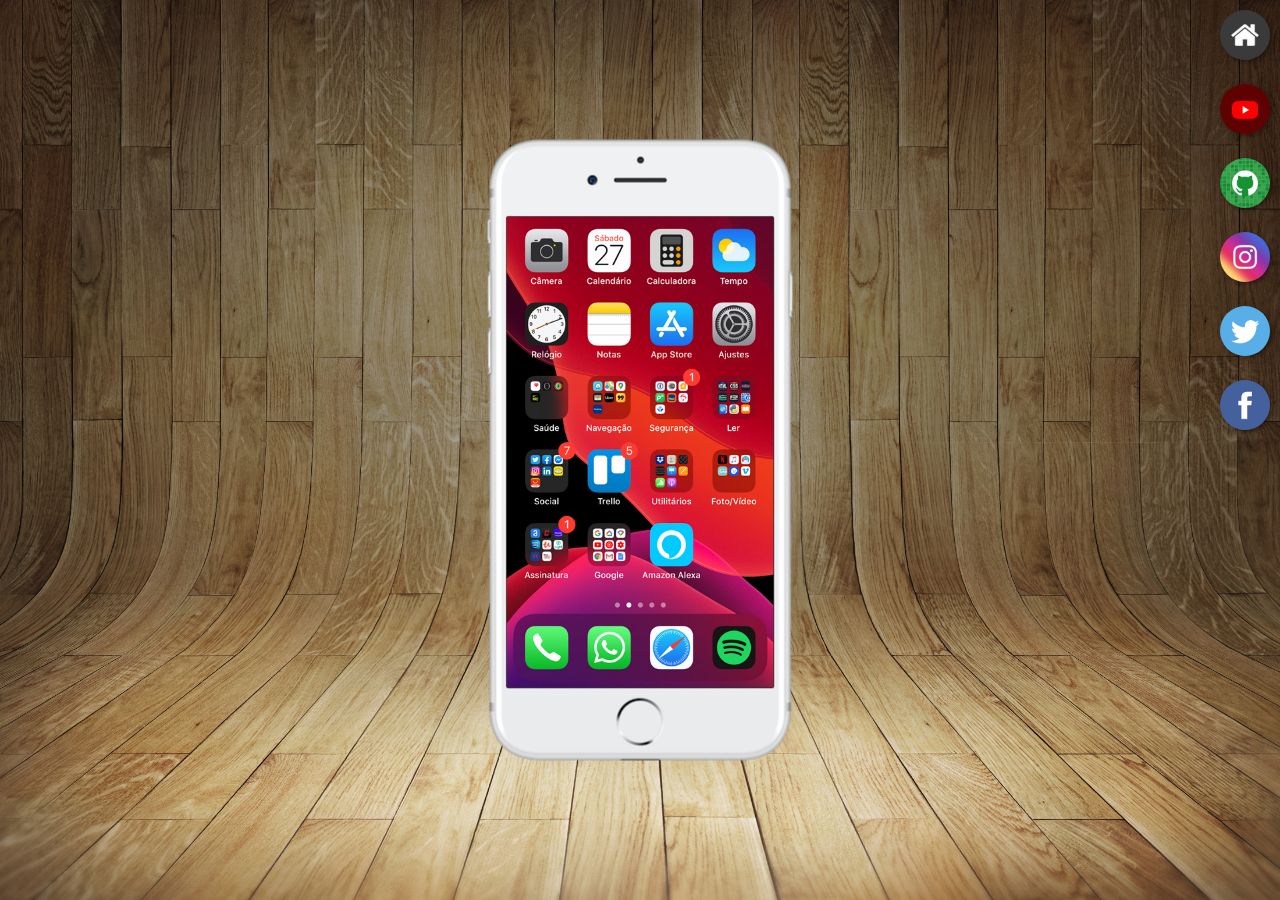
<file: index.html>
<!DOCTYPE html>
<html lang="pt-br">

<head>
    <meta charset="UTF-8">
    <meta http-equiv="X-UA-Compatible" content="IE=edge">
    <meta name="viewport" content="width=device-width, initial-scale=1.0">
    <title>Projeto-social</title>
    <link rel="shortcut icon" href="./images/favicon.ico" type="image/x-icon">
    <link rel="stylesheet" href="./css/style.css">
</head>

<body>
    <main>
        <section id="telefone">
            <iframe src="home.html" name="tela" id="tela" frameborder="0"></iframe>
        </section>
        <section id="redes-sociais">
            <a href="home.html" target="tela"><img src="images/logo-home.jpg" alt="home"></a>
            <a href="youtube.html" target="tela"><img src="images/logo-youtube.jpg" alt="Youtube"></a>
            <a href="github.html" target="tela"><img src="images/logo-github.jpg" alt="Github"></a>
            <a href="instagram.html" target="tela"><img src="images/logo-instagram.jpg" alt="Instagram"></a>
            <a href="twitter.html" target="tela"><img src="images/logo-twitter.jpg" alt="Twitter"></a>
            <a href="facebook.html" target="tela"><img src="images/logo-facebook.jpg" alt="Facebook"></a>
        </section>
    </main>
</body>

</html>
</file>
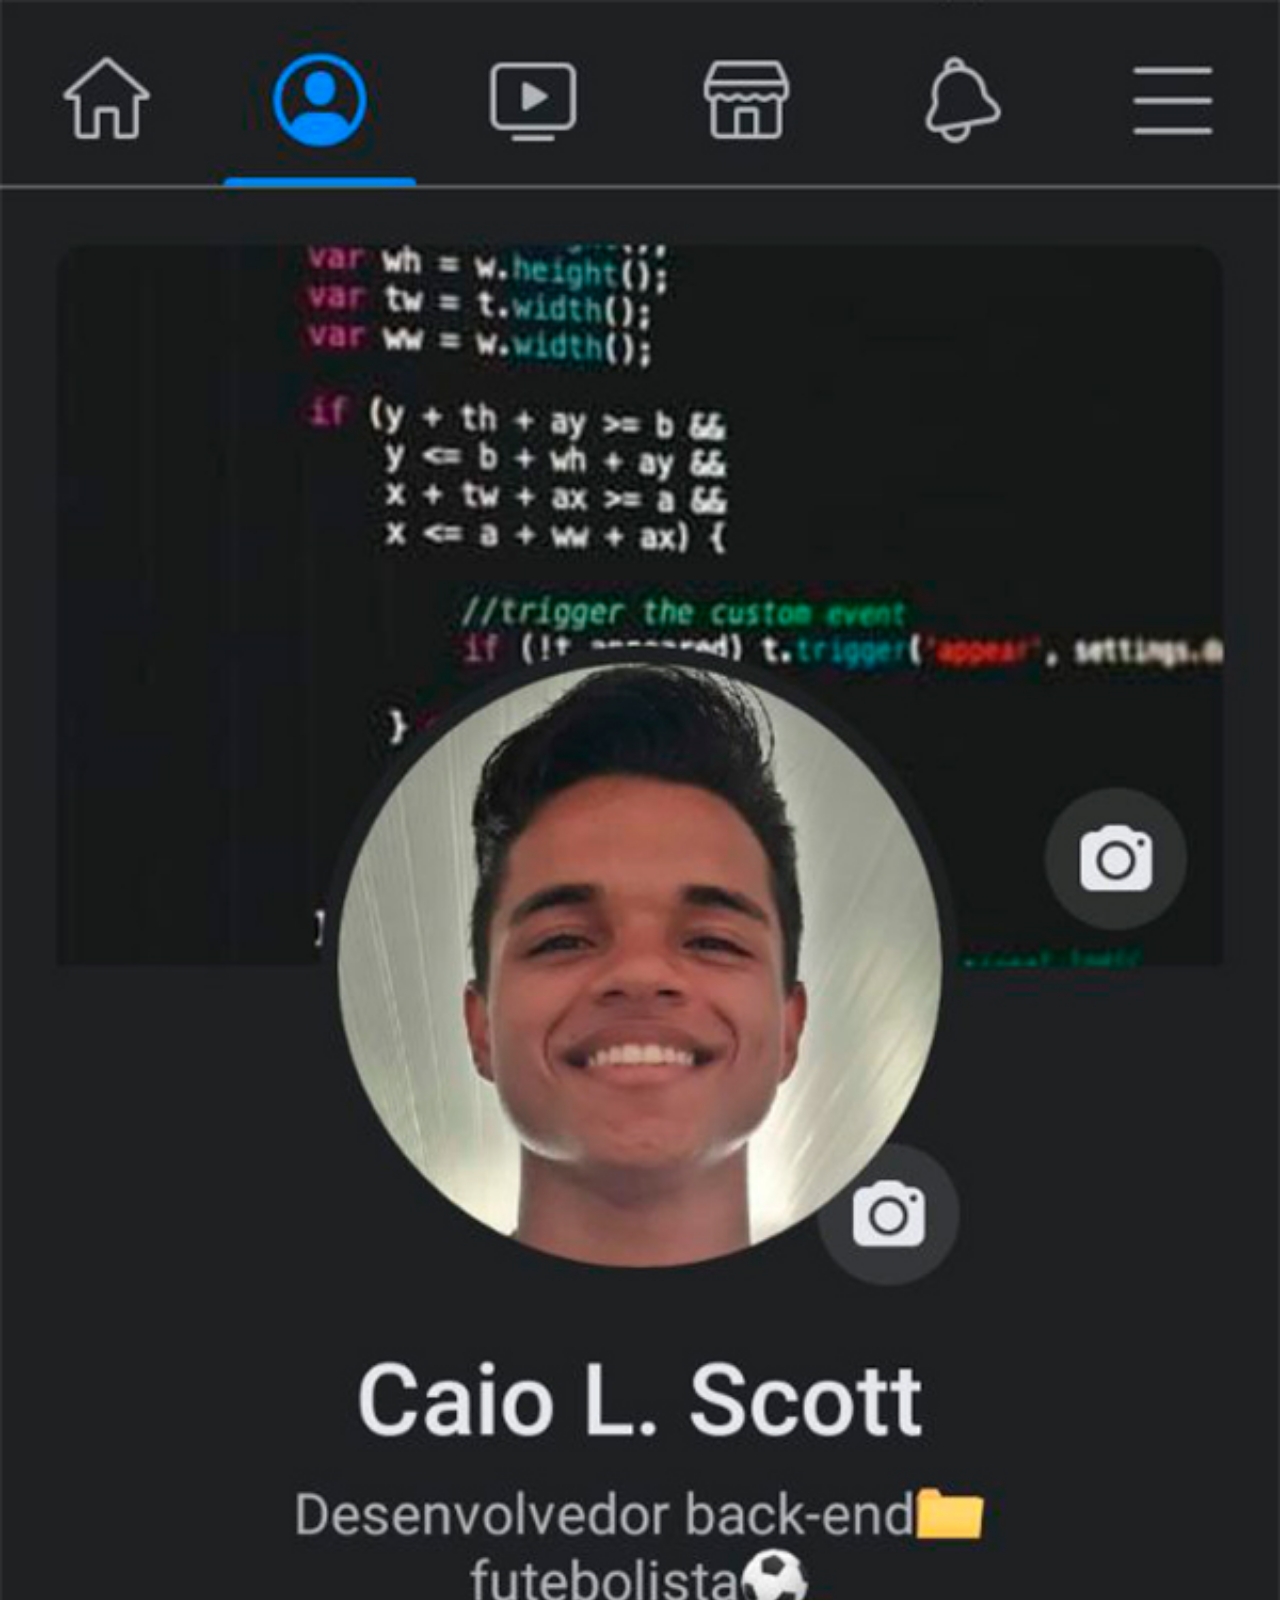
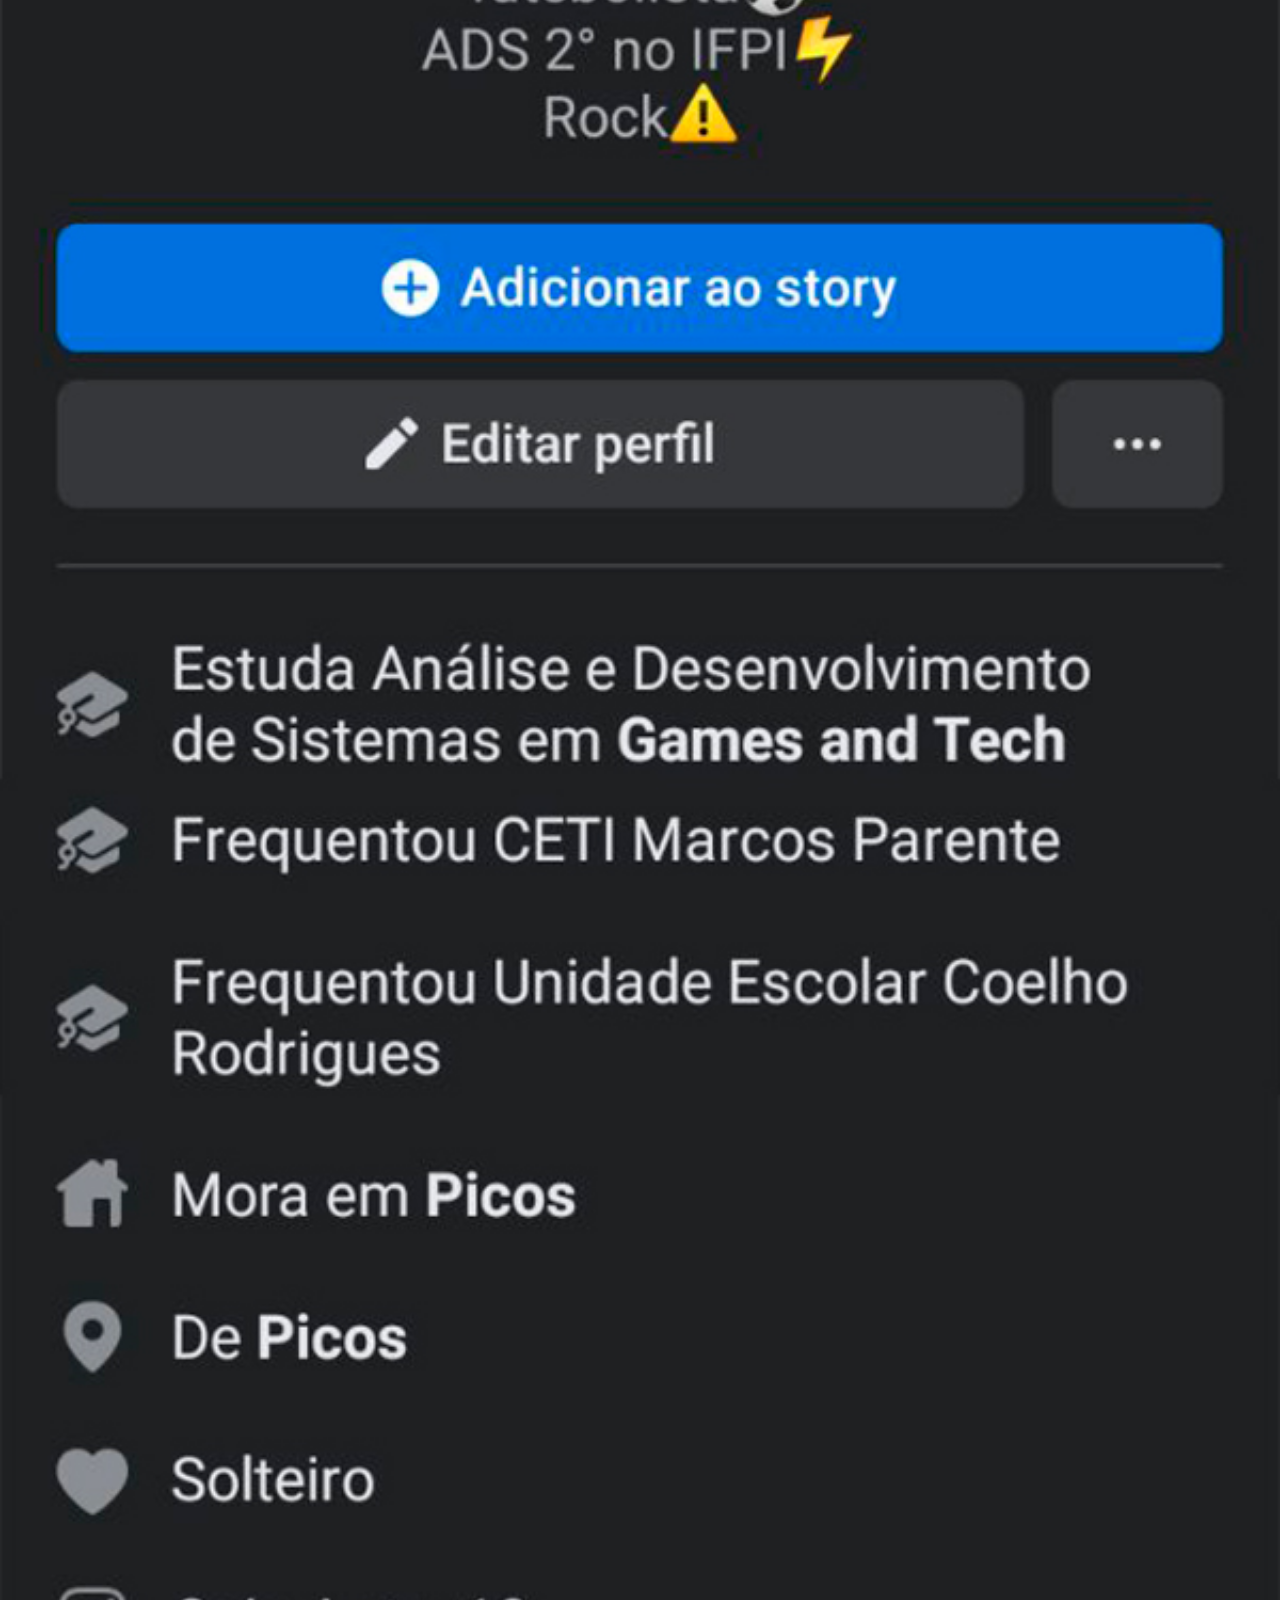
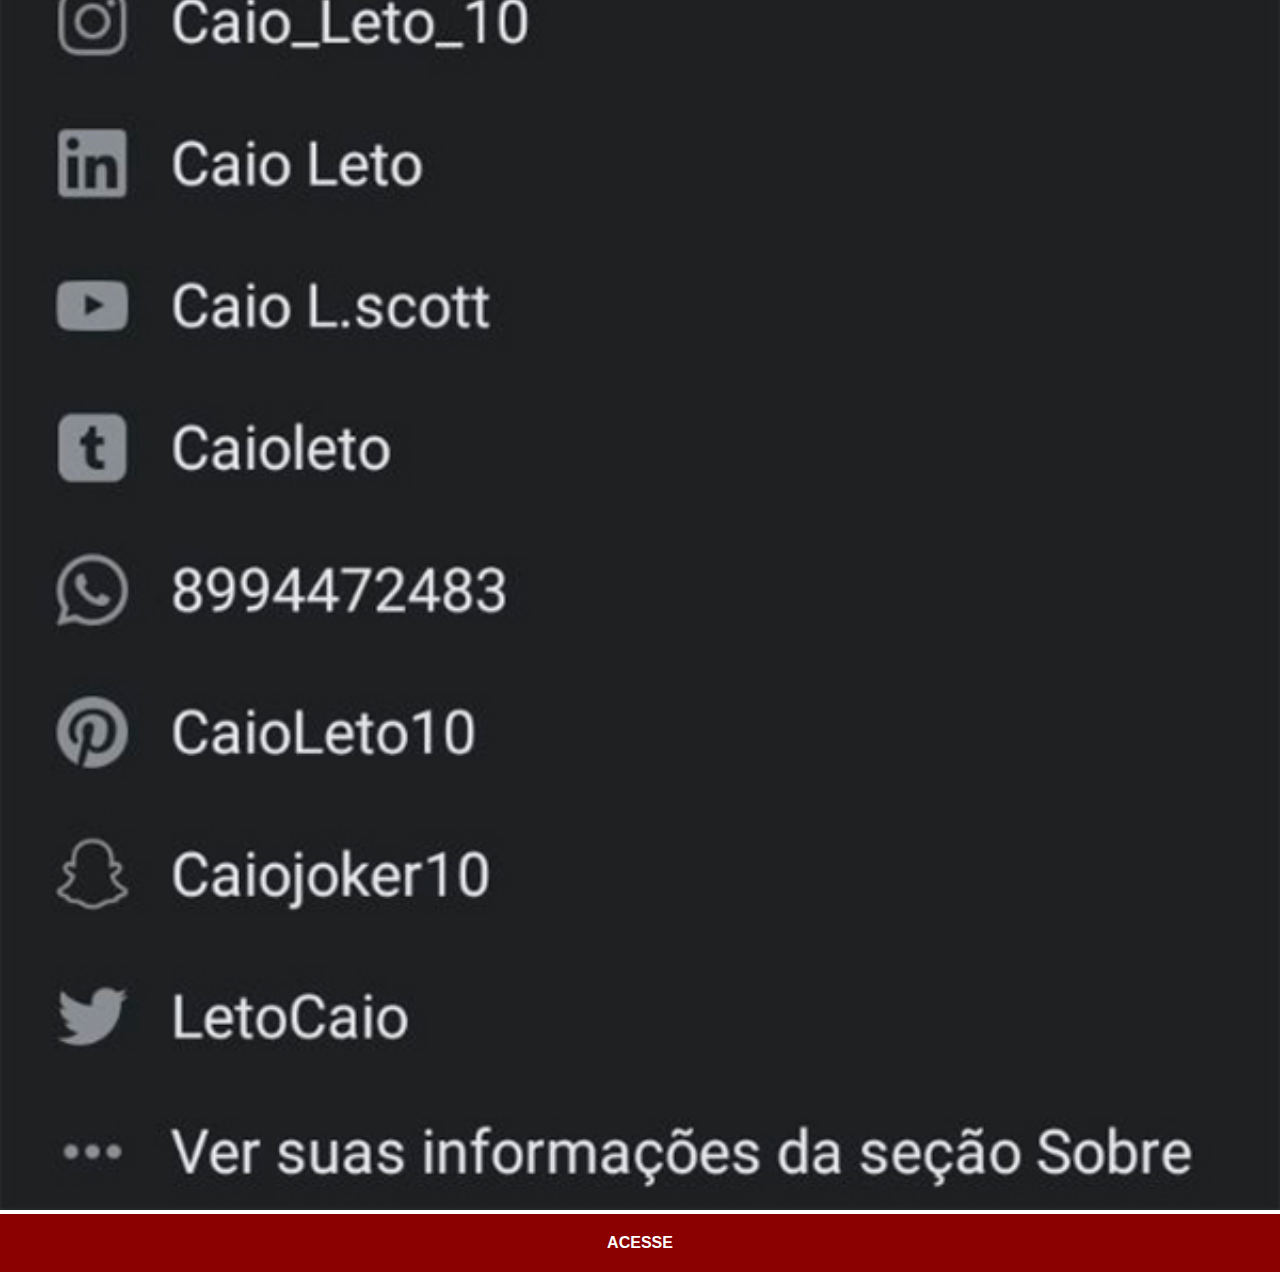
<file: facebook.html>
<!DOCTYPE html>
<html lang="pt-br">
<head>
    <meta charset="UTF-8">
    <meta http-equiv="X-UA-Compatible" content="IE=edge">
    <meta name="viewport" content="width=device-width, initial-scale=1.0">
    <title>Facebook</title>
    <link rel="stylesheet" href="css/social.css">
</head>
<body>
    <img src="images/facebook-tela-caio.jpg" alt="Facebook">
    <a href="https://www.facebook.com/caio.viniciusjunior.5" target="_blank">ACESSE</a>
</body>
</html>
</file>
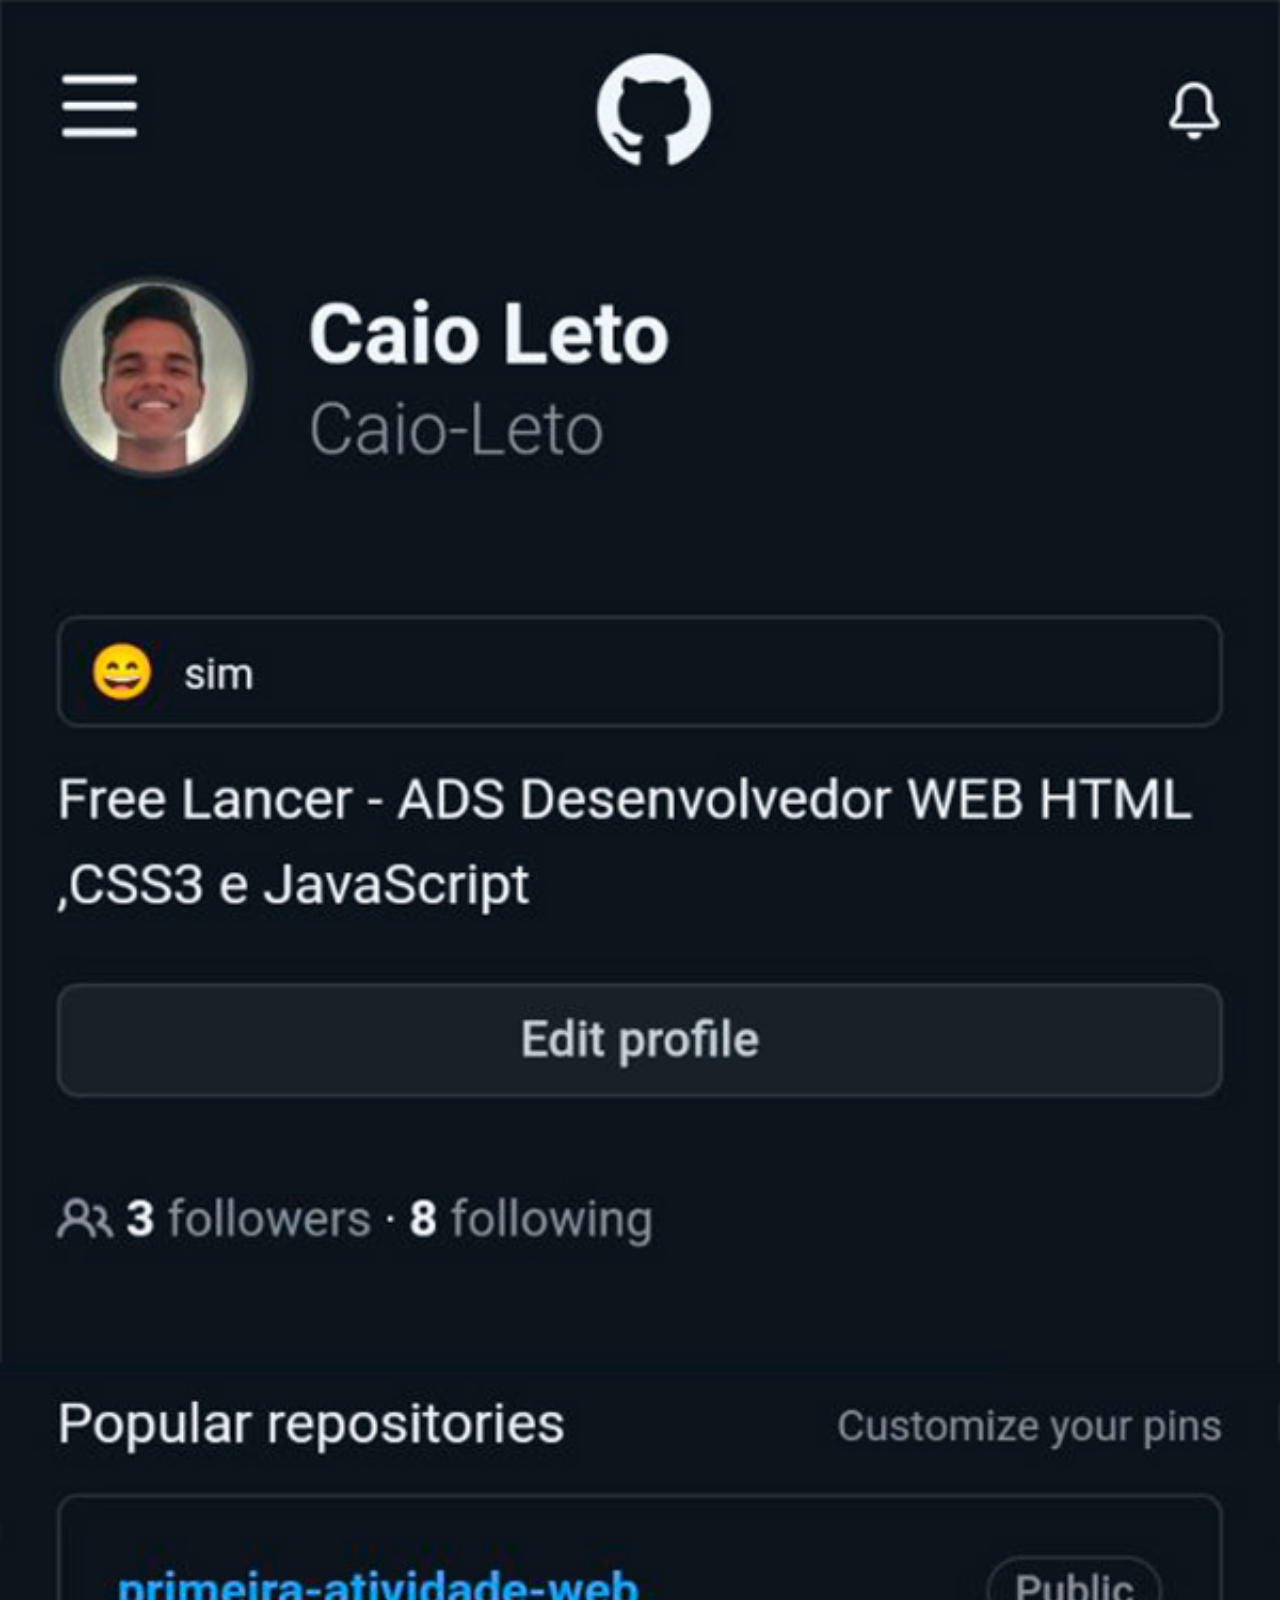
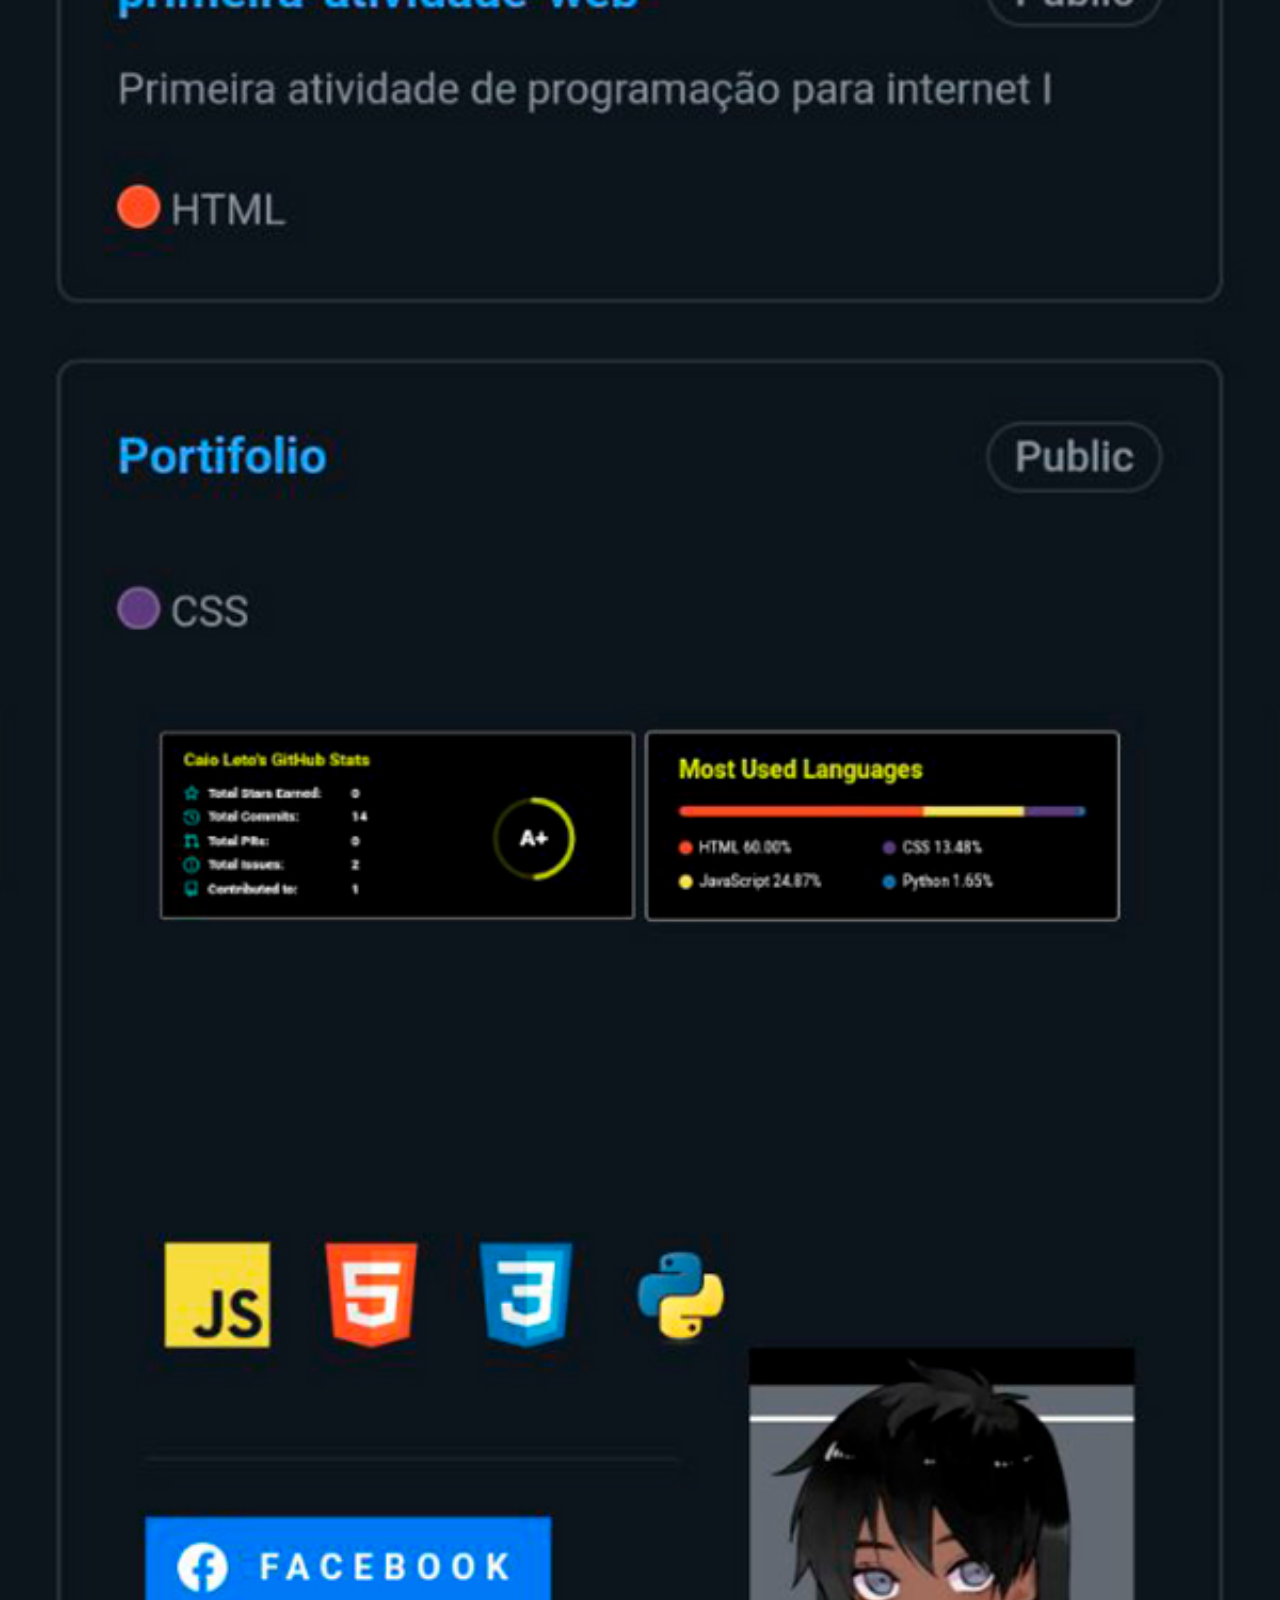
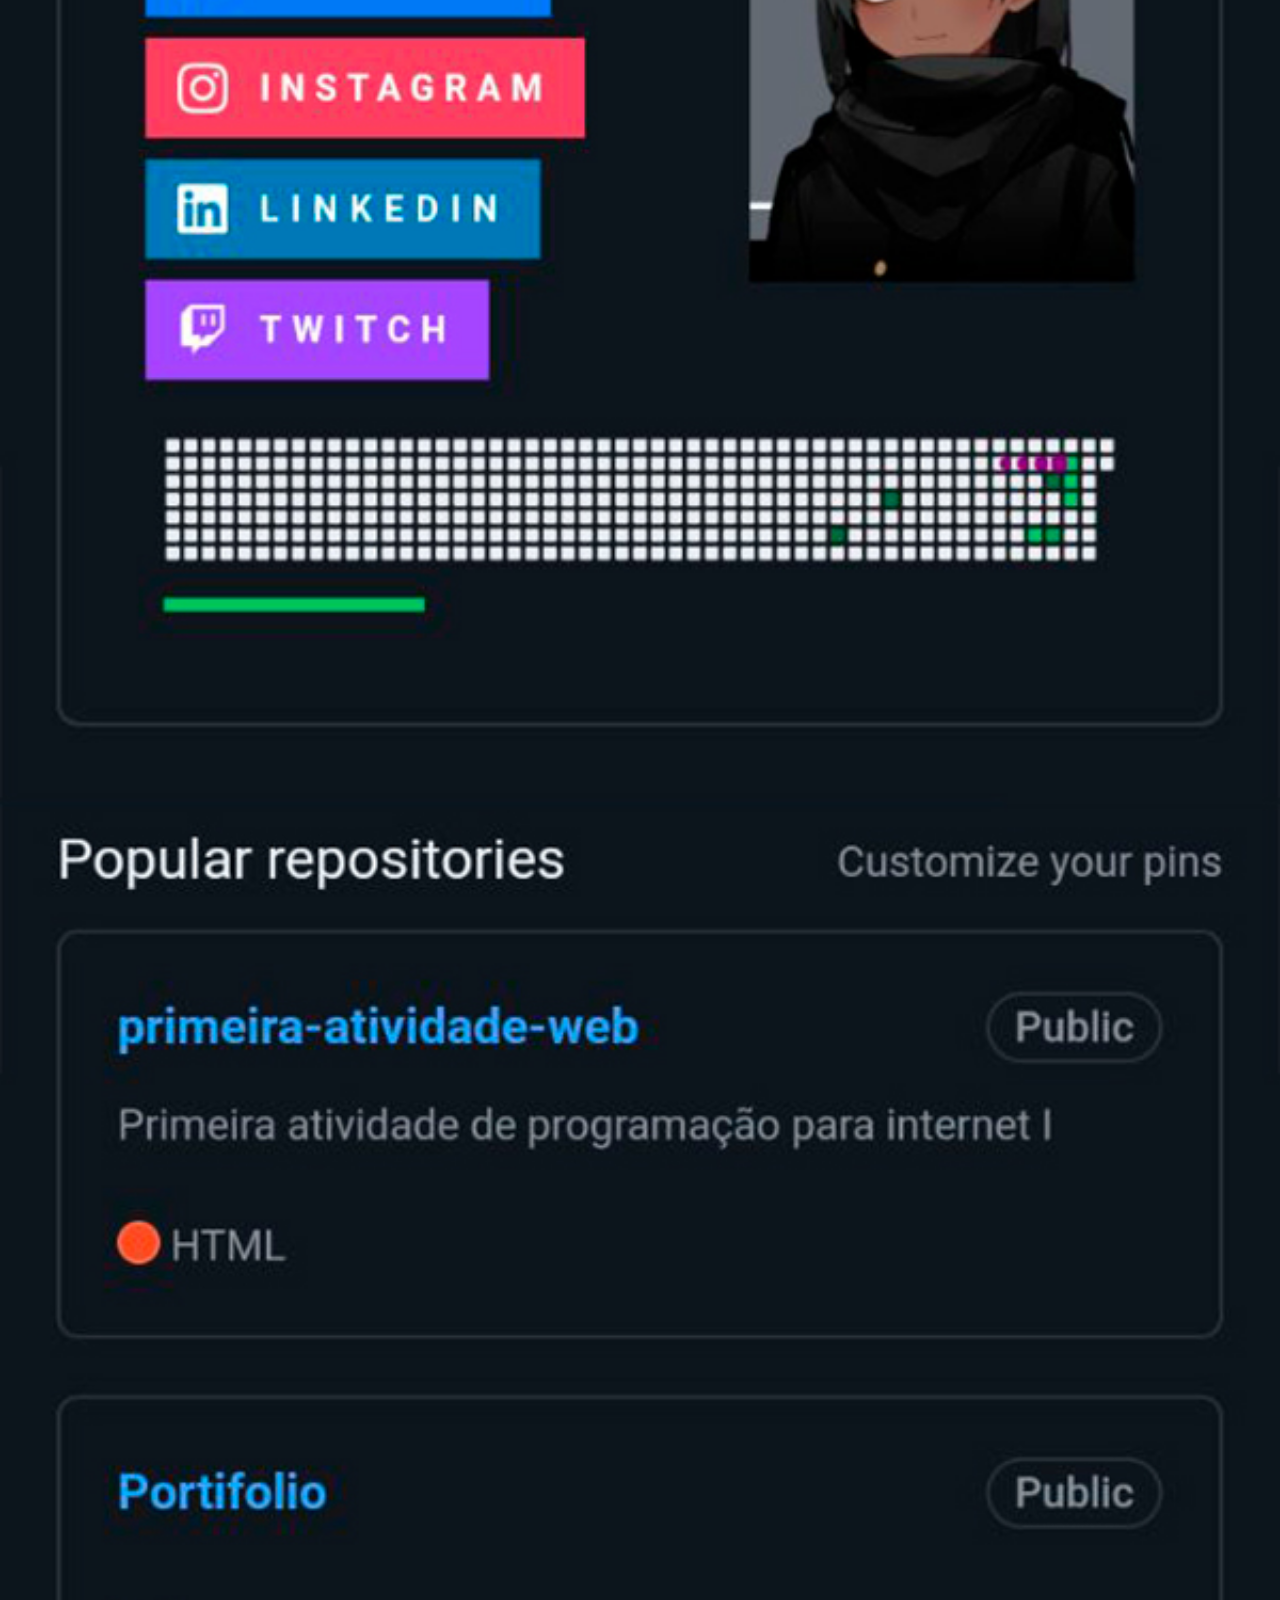
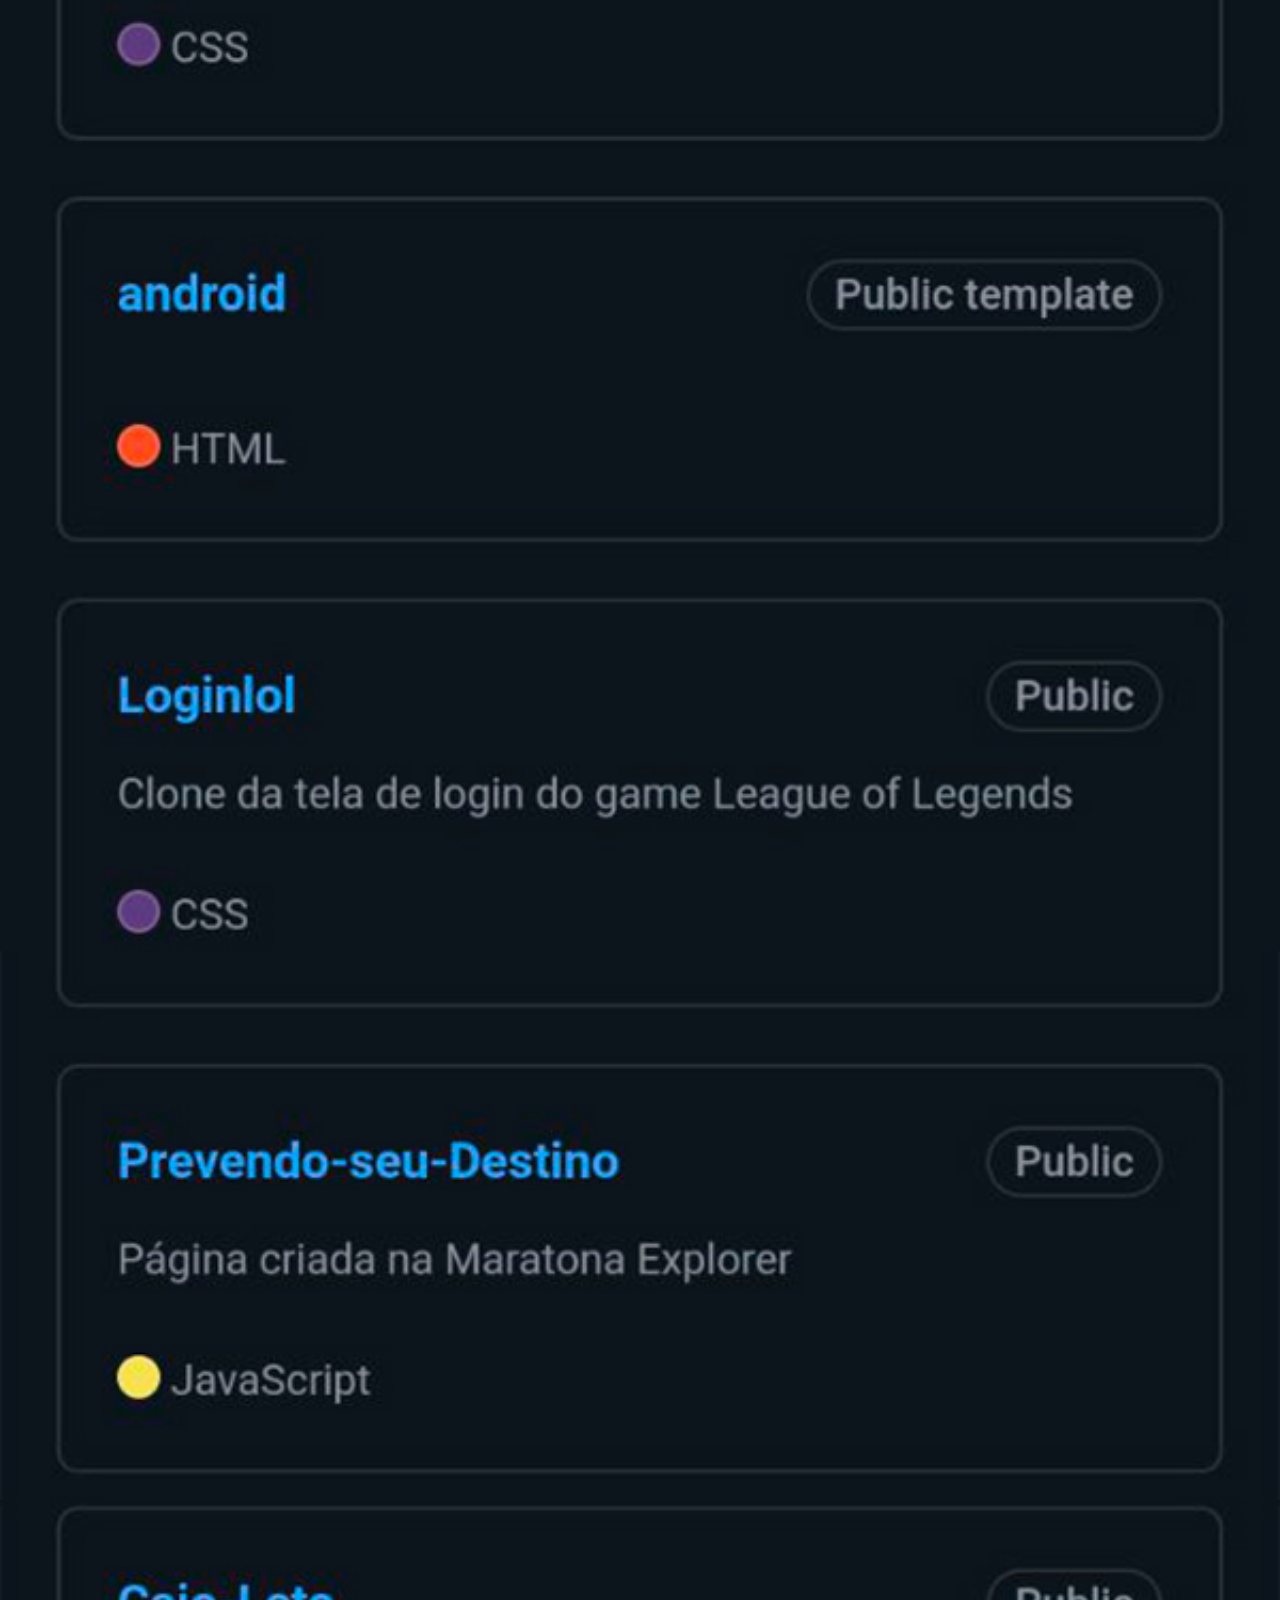
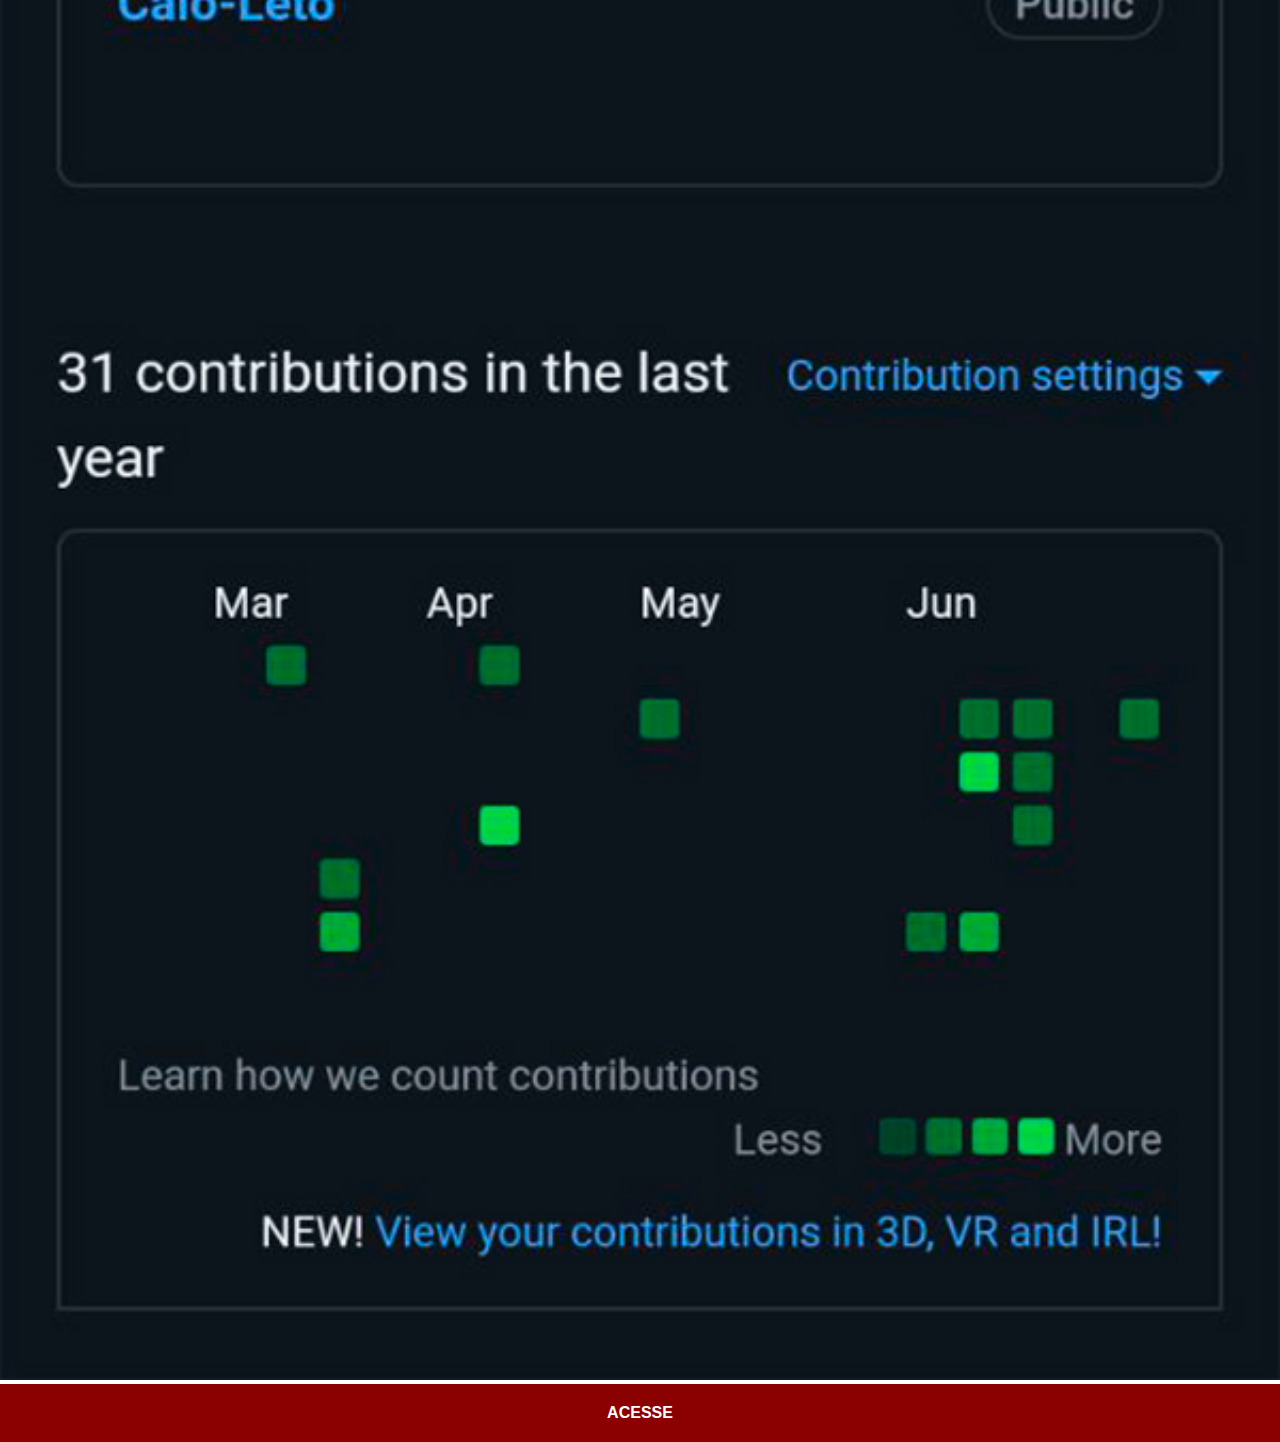
<file: github.html>
<!DOCTYPE html>
<html lang="pt-br">
<head>
    <meta charset="UTF-8">
    <meta http-equiv="X-UA-Compatible" content="IE=edge">
    <meta name="viewport" content="width=device-width, initial-scale=1.0">
    <title>Github</title>
    <link rel="stylesheet" href="css/social.css">
</head>
<body>
    <img src="images/github-tela-caio.jpg" alt="Github">
    <a href="https://github.com/Caio-Leto" target="_blank">ACESSE</a>
</body>
</html>
</file>
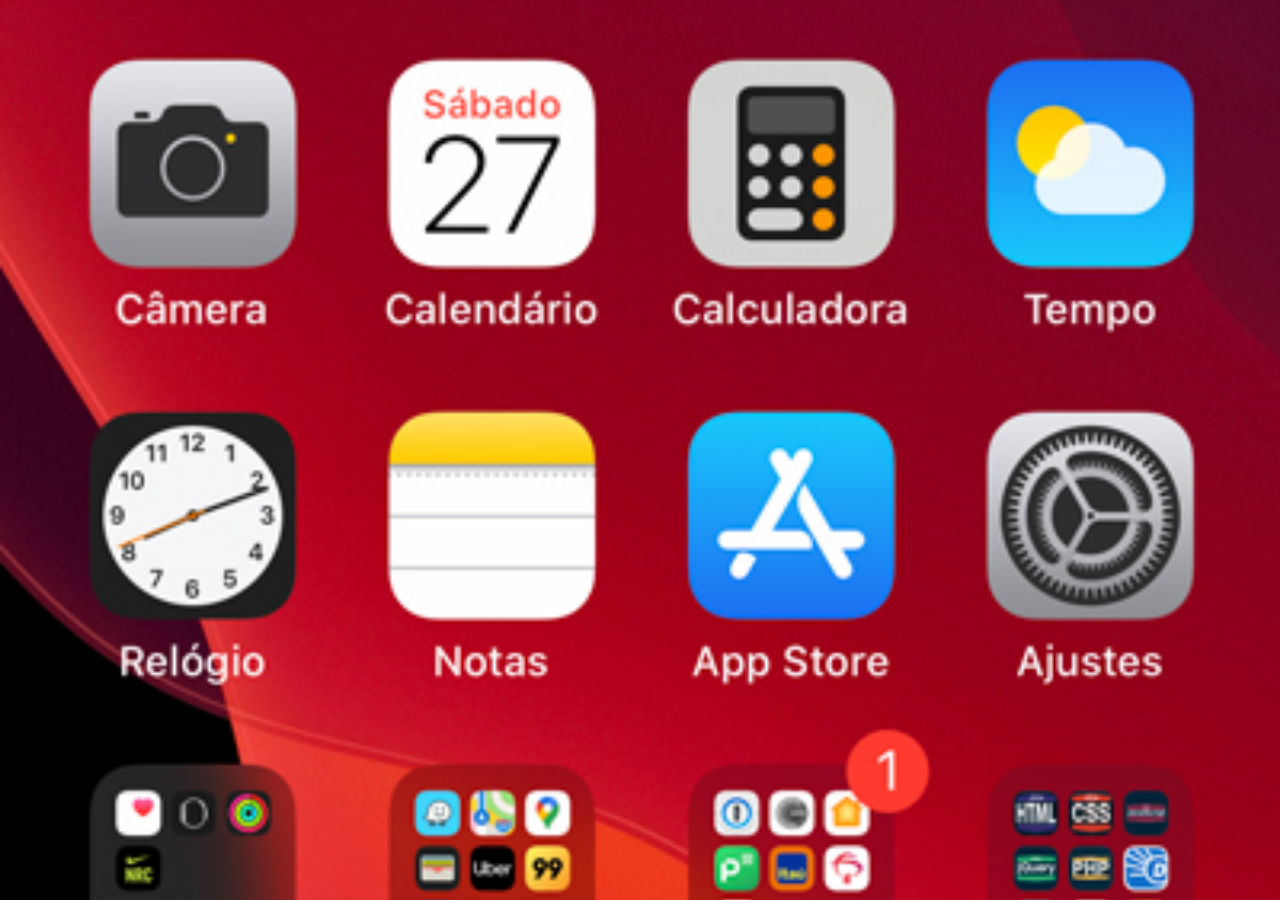
<file: home.html>
<!DOCTYPE html>
<html lang="pt-br">

<head>
    <meta charset="UTF-8">
    <meta http-equiv="X-UA-Compatible" content="IE=edge">
    <meta name="viewport" content="width=device-width, initial-scale=1.0">
    <title>home</title>
</head>
<style>
    * {
        margin: 0px;
        padding: 0px;
    }

    body {
        width: 100vw;
        height: 100vh;
        background: black url(images/tela-home.jpg) no-repeat top center;
        background-size: cover;
    }
</style>

<body>

</body>

</html>
</file>
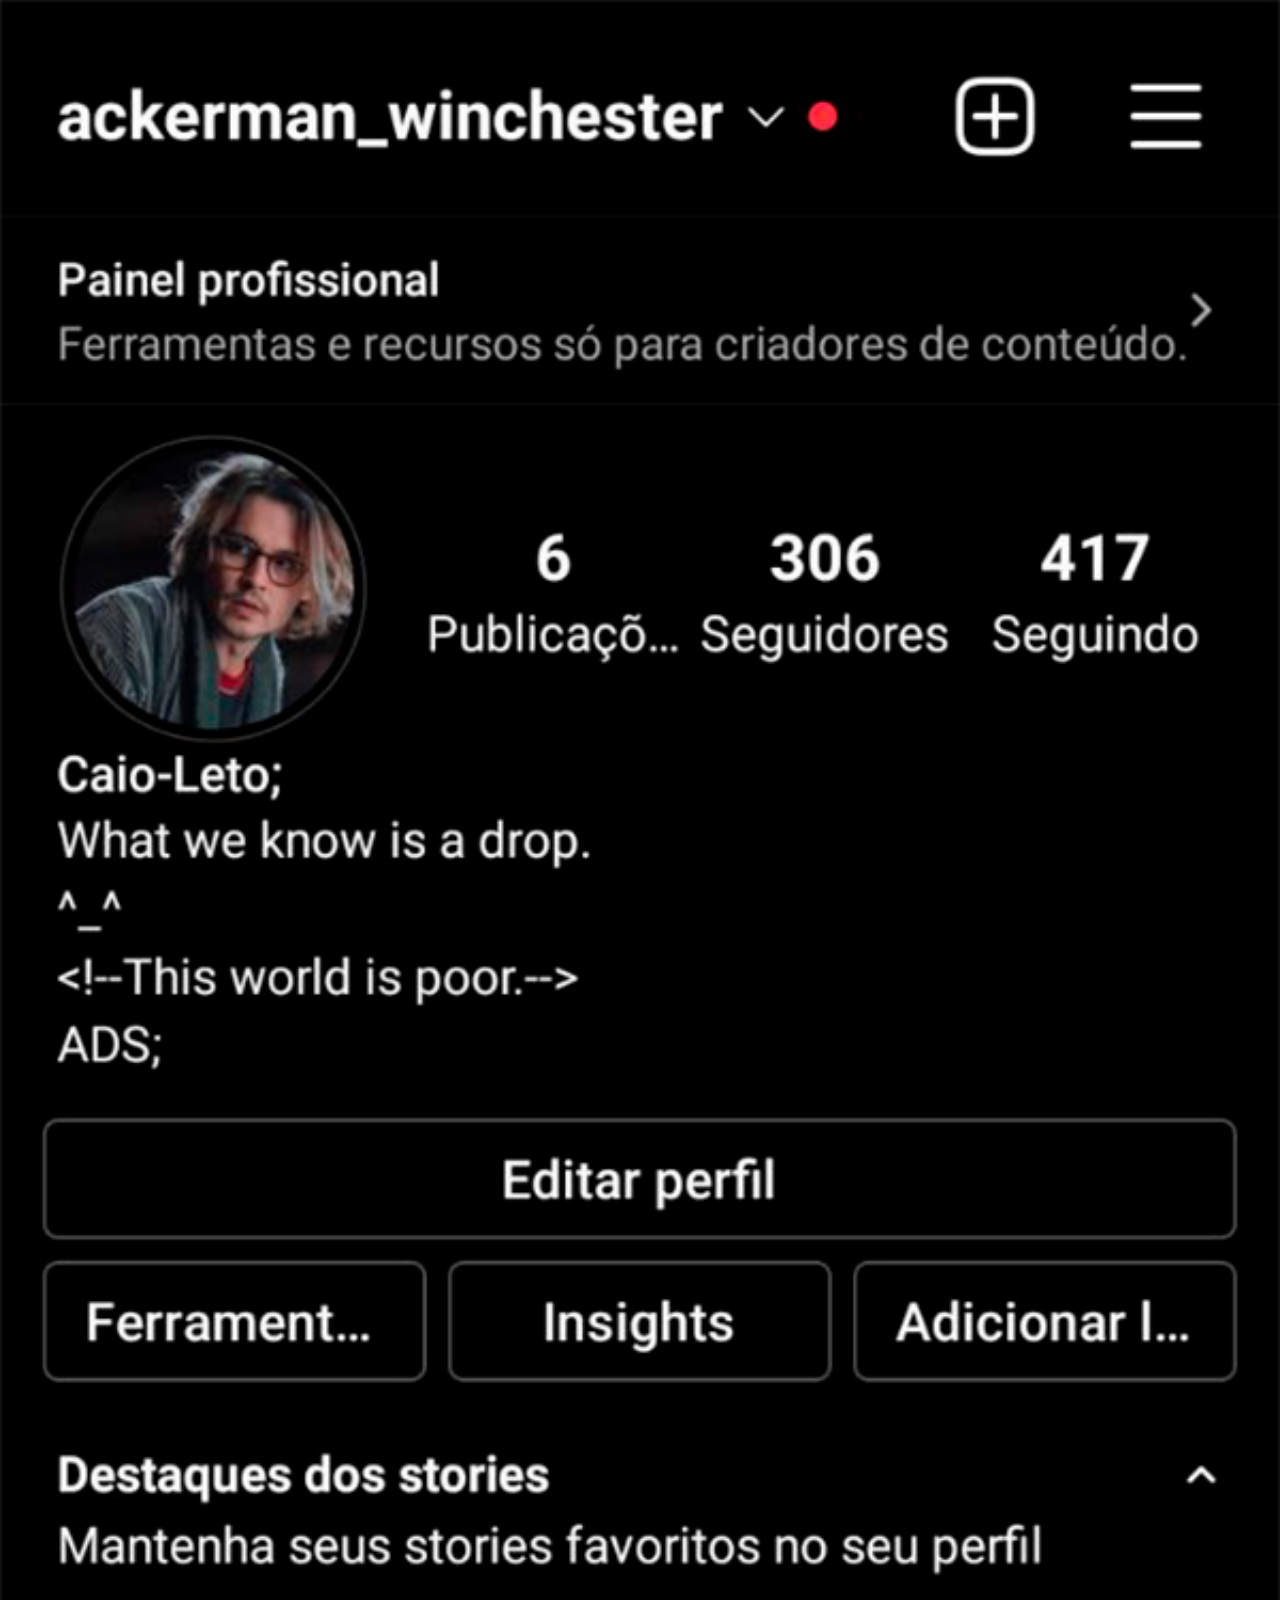
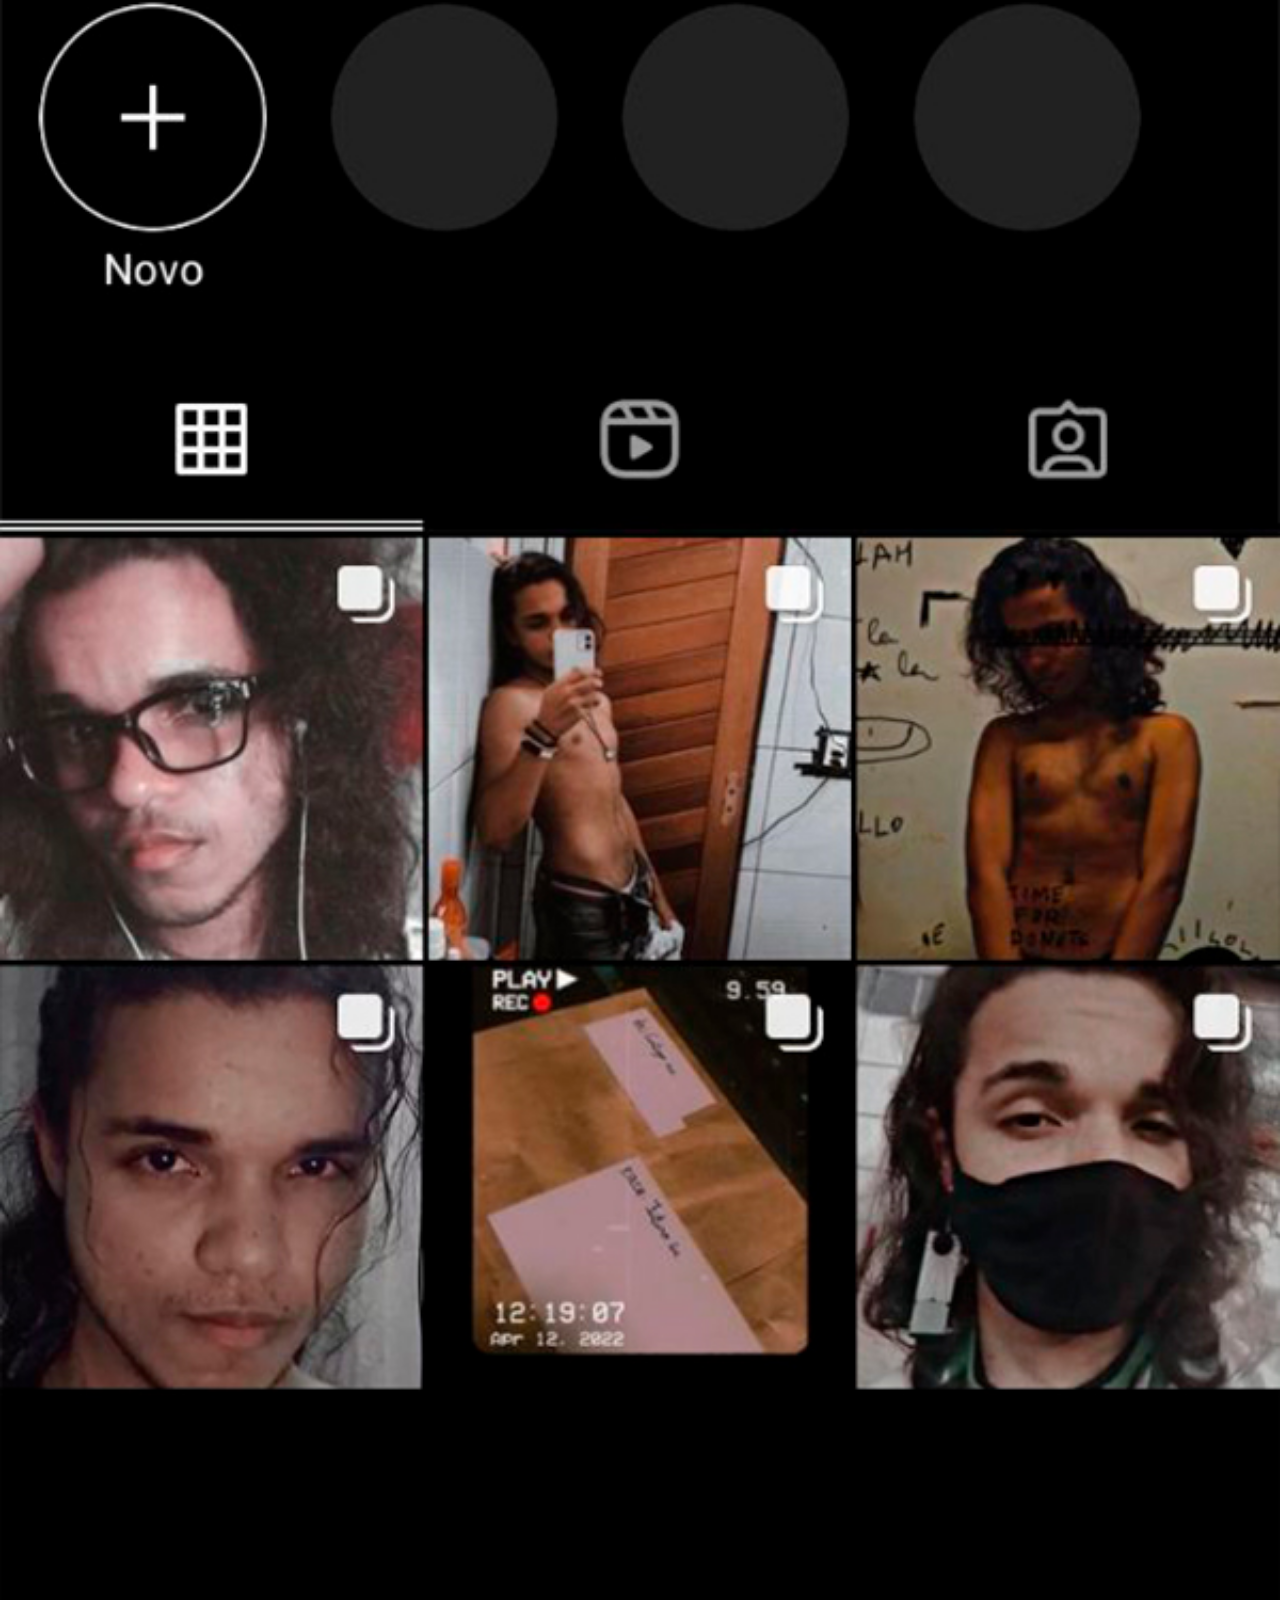
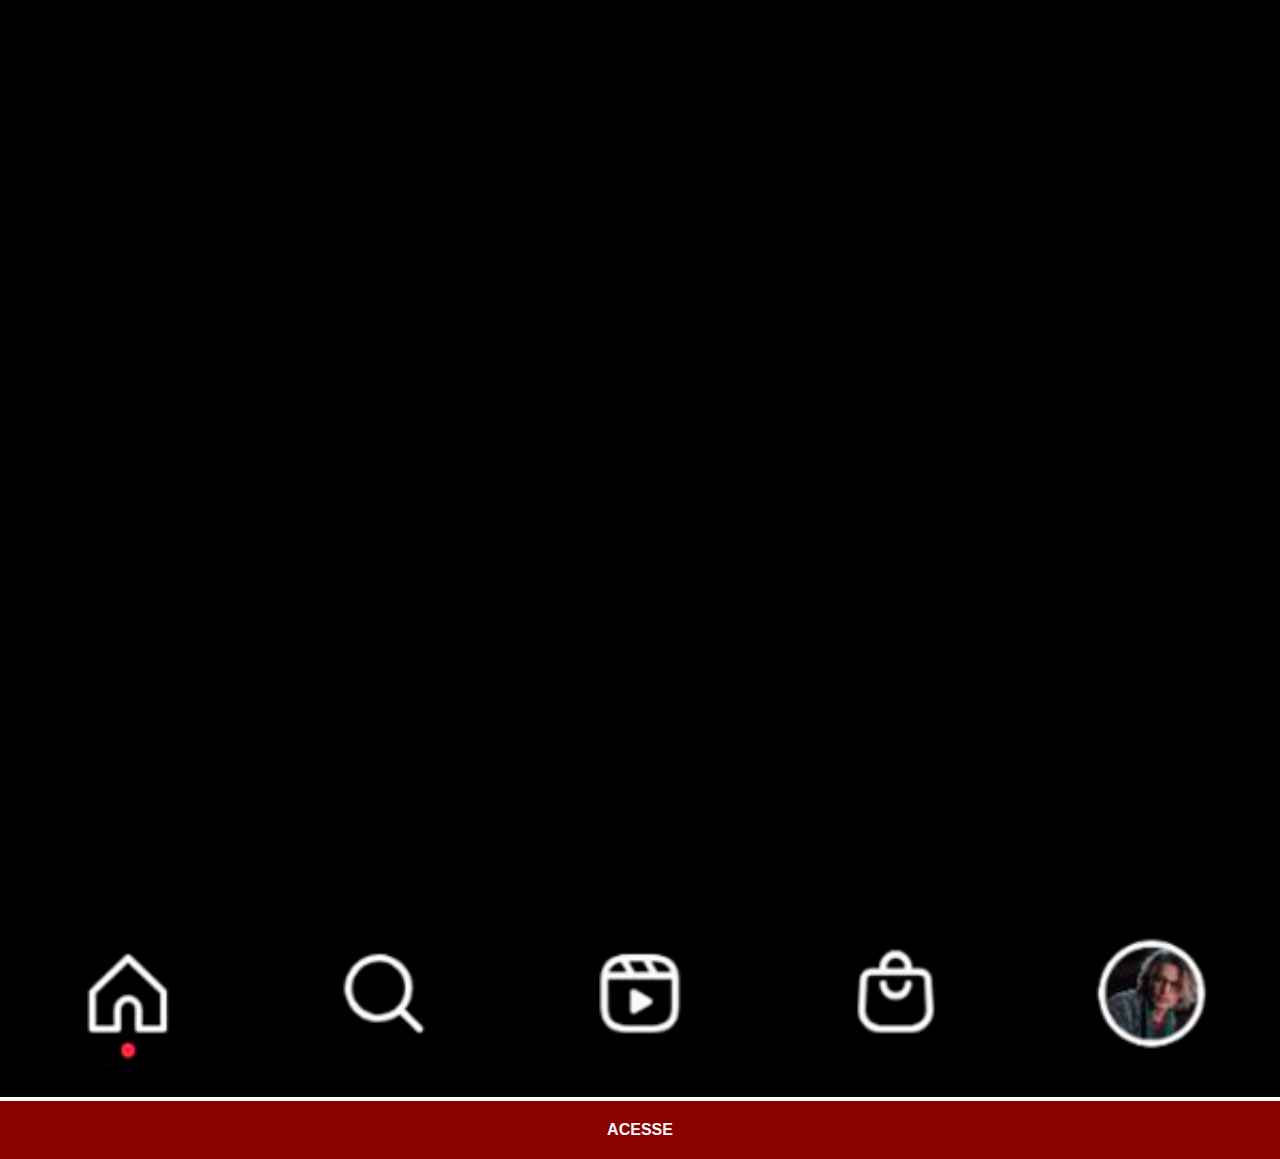
<file: instagram.html>
<!DOCTYPE html>
<html lang="pt-br">
<head>
    <meta charset="UTF-8">
    <meta http-equiv="X-UA-Compatible" content="IE=edge">
    <meta name="viewport" content="width=device-width, initial-scale=1.0">
    <title>Instagram</title>
    <link rel="stylesheet" href="css/social.css">
</head>
<body>
    <img src="images/instagram-tela-caio.jpg" alt="Instagram">
    <a rel="noopener" href="https://www.instagram.com/ackerman_winchester/" target="_blank">ACESSE</a>
</body>
</html>
</file>
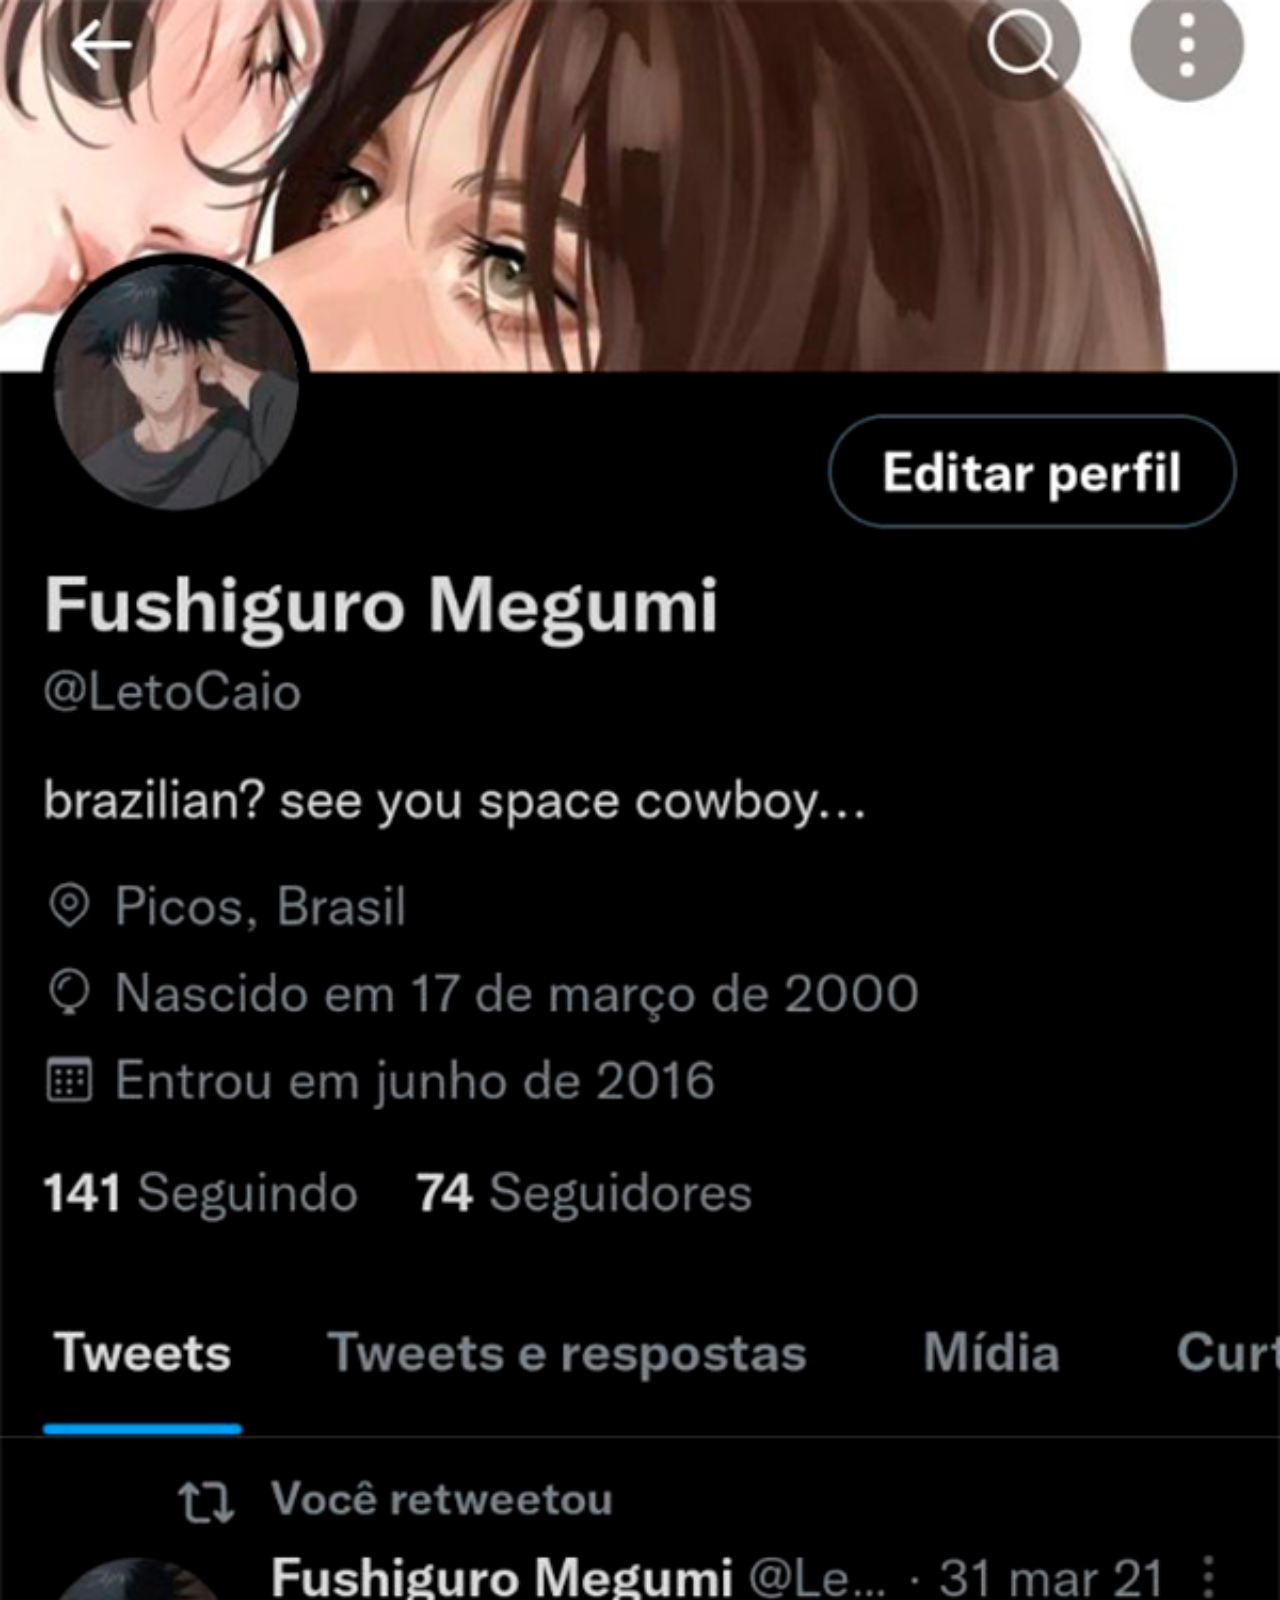
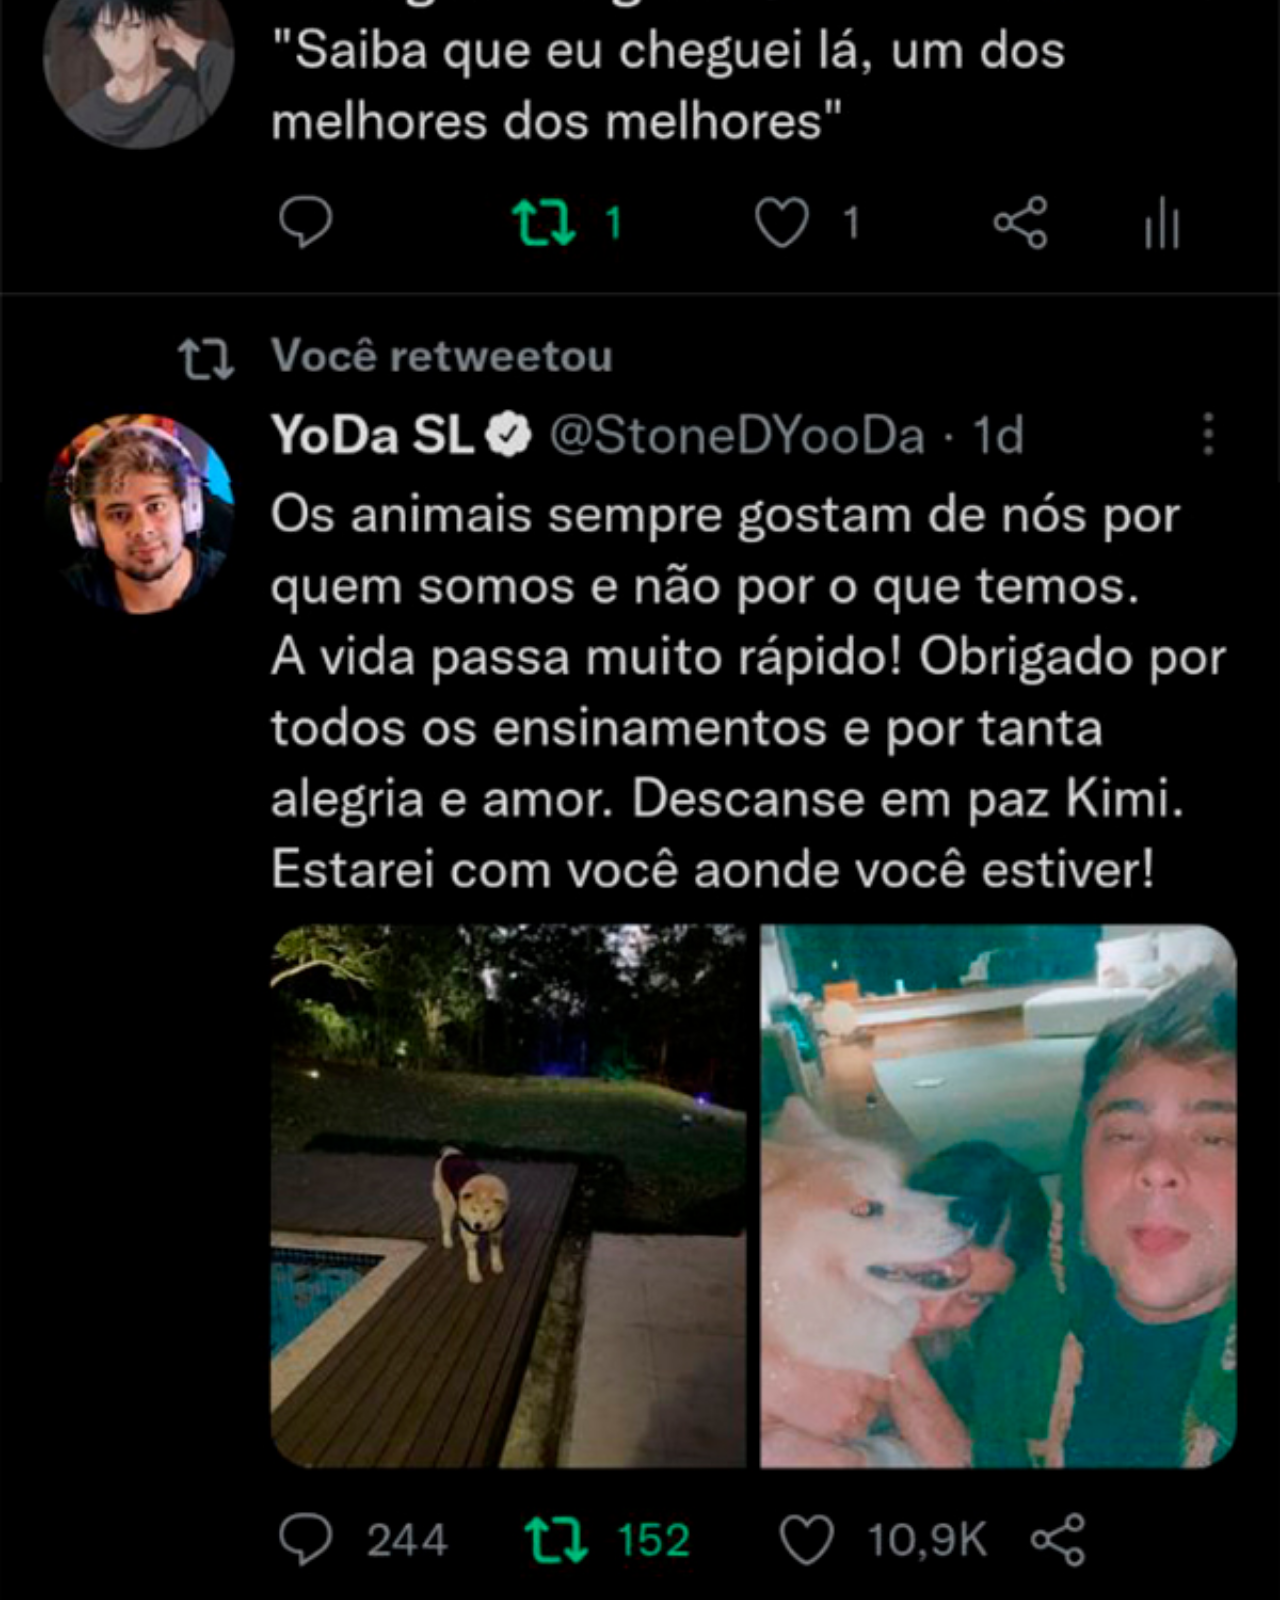
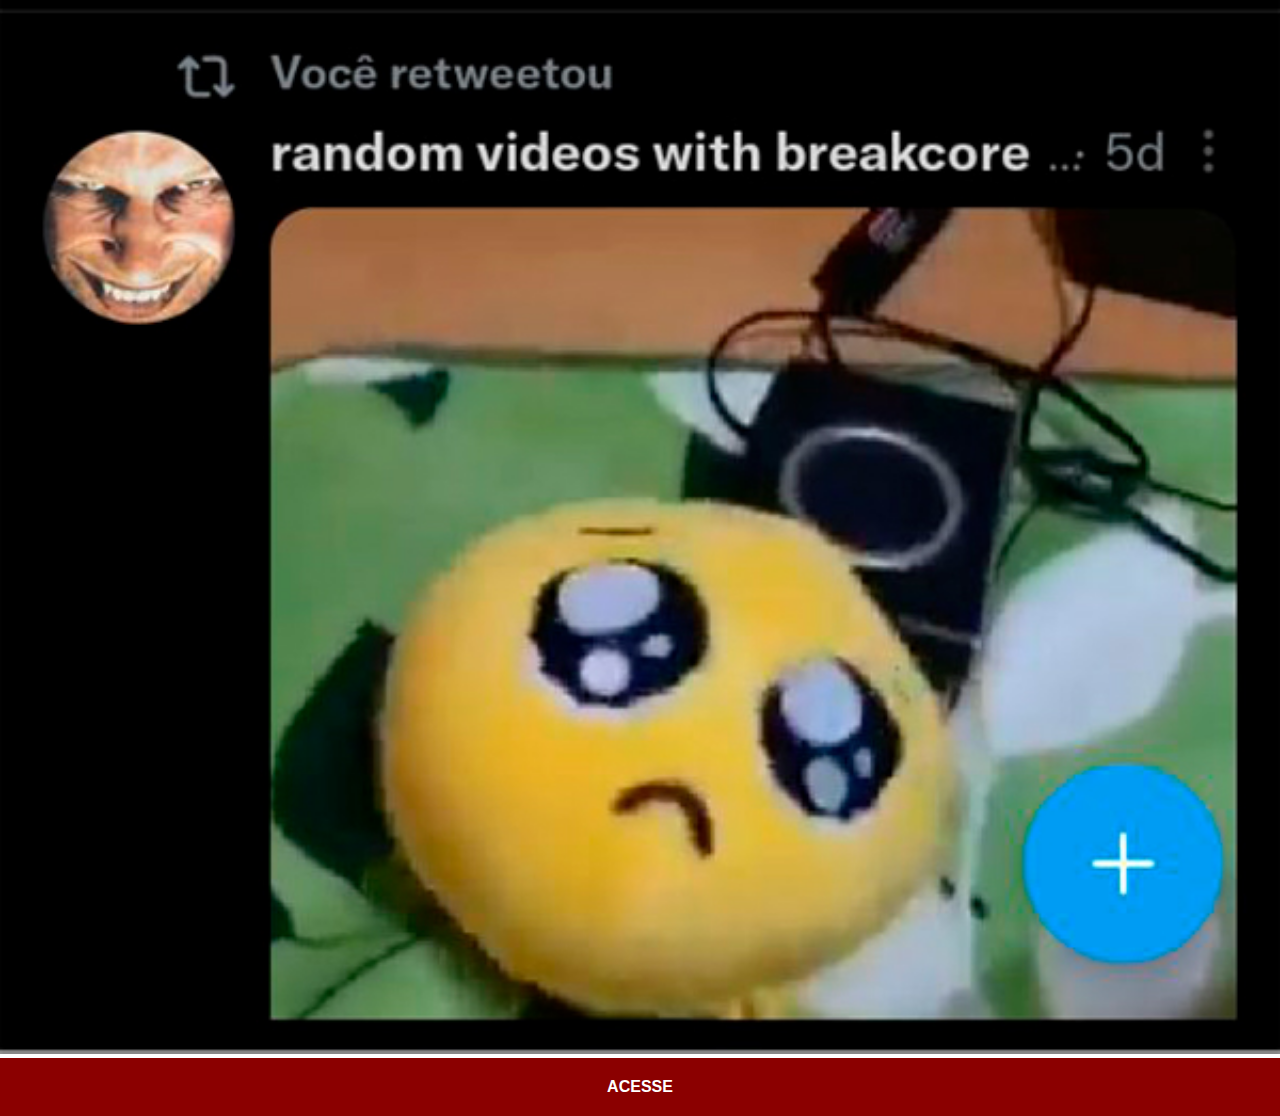
<file: twitter.html>
<!DOCTYPE html>
<html lang="pt-br">
<head>
    <meta charset="UTF-8">
    <meta http-equiv="X-UA-Compatible" content="IE=edge">
    <meta name="viewport" content="width=device-width, initial-scale=1.0">
    <title>Twitter</title>
    <link rel="stylesheet" href="css/social.css">
</head>
<body>
    <img src="images/twitter-tela-caio.jpg" alt="Twitter">
    <a href="https://twitter.com/LetoCaio" target="_blank">ACESSE</a>
</body>
</html>
</file>
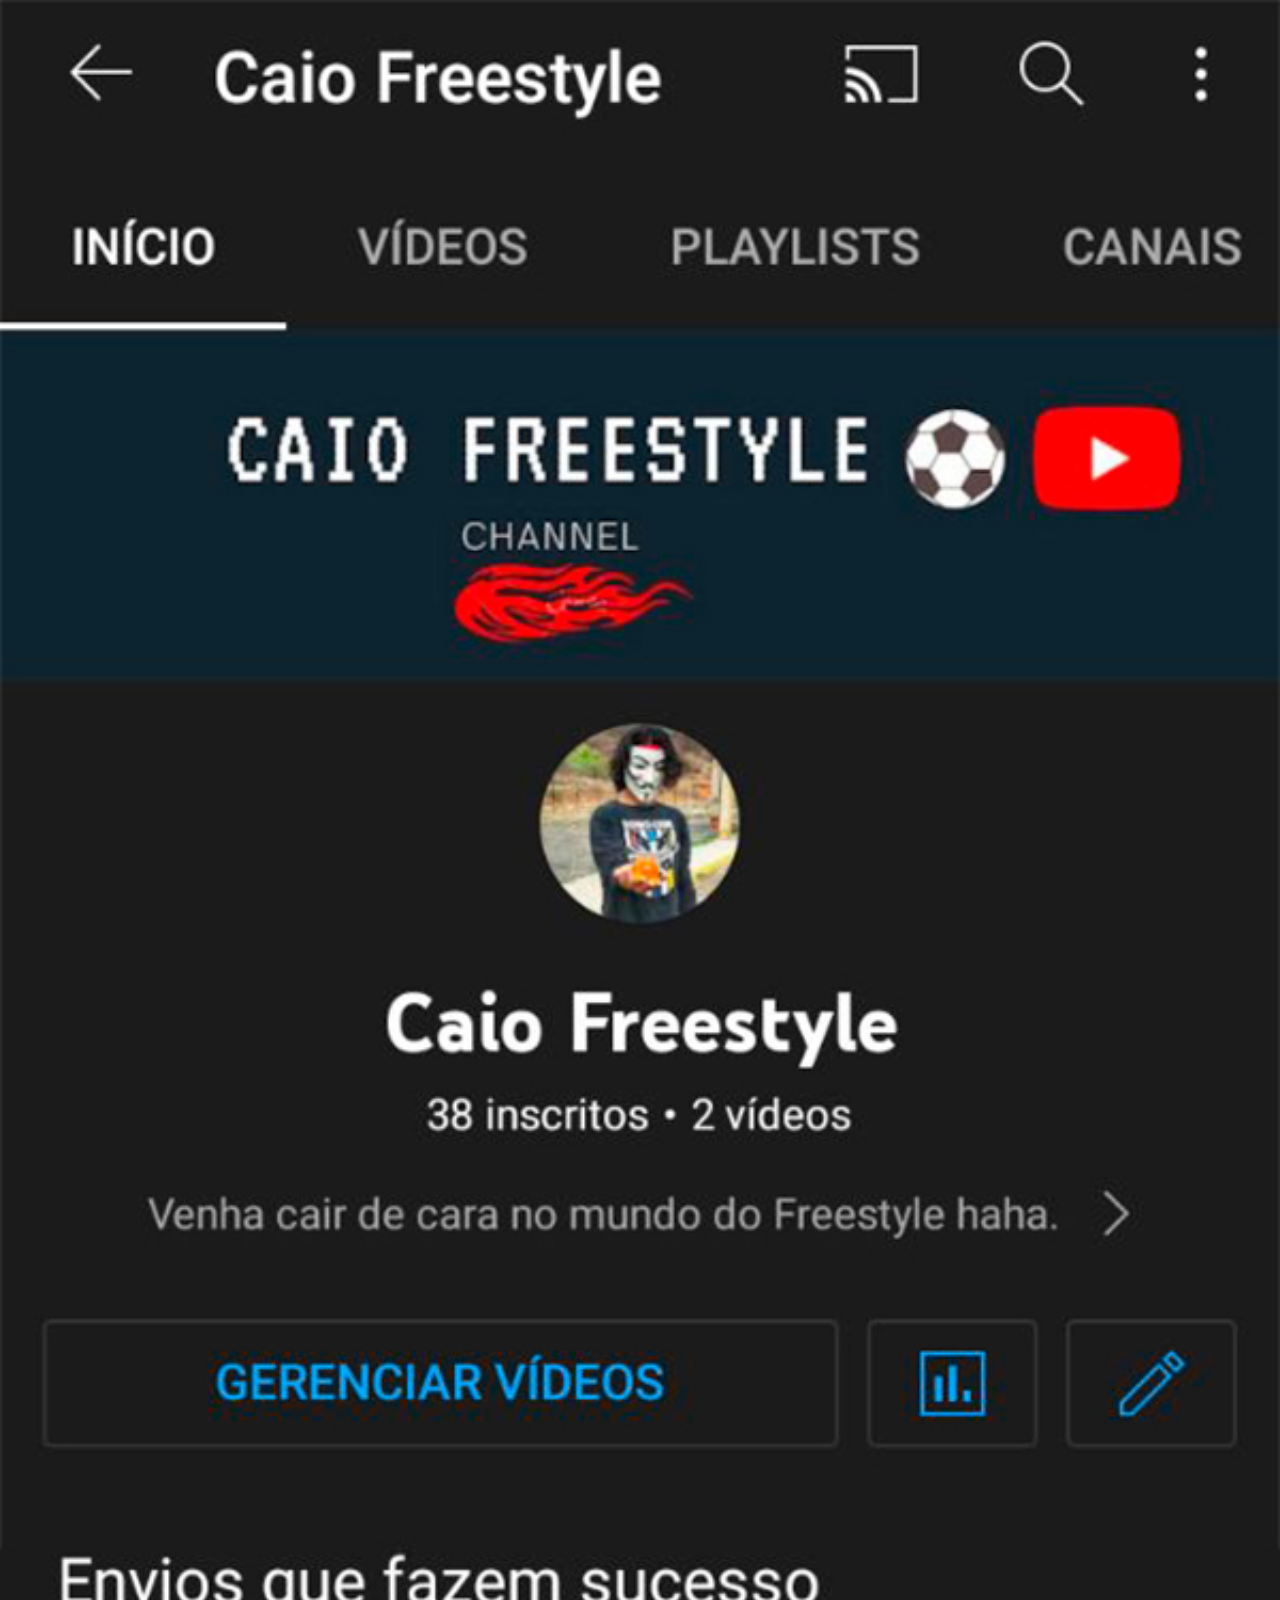
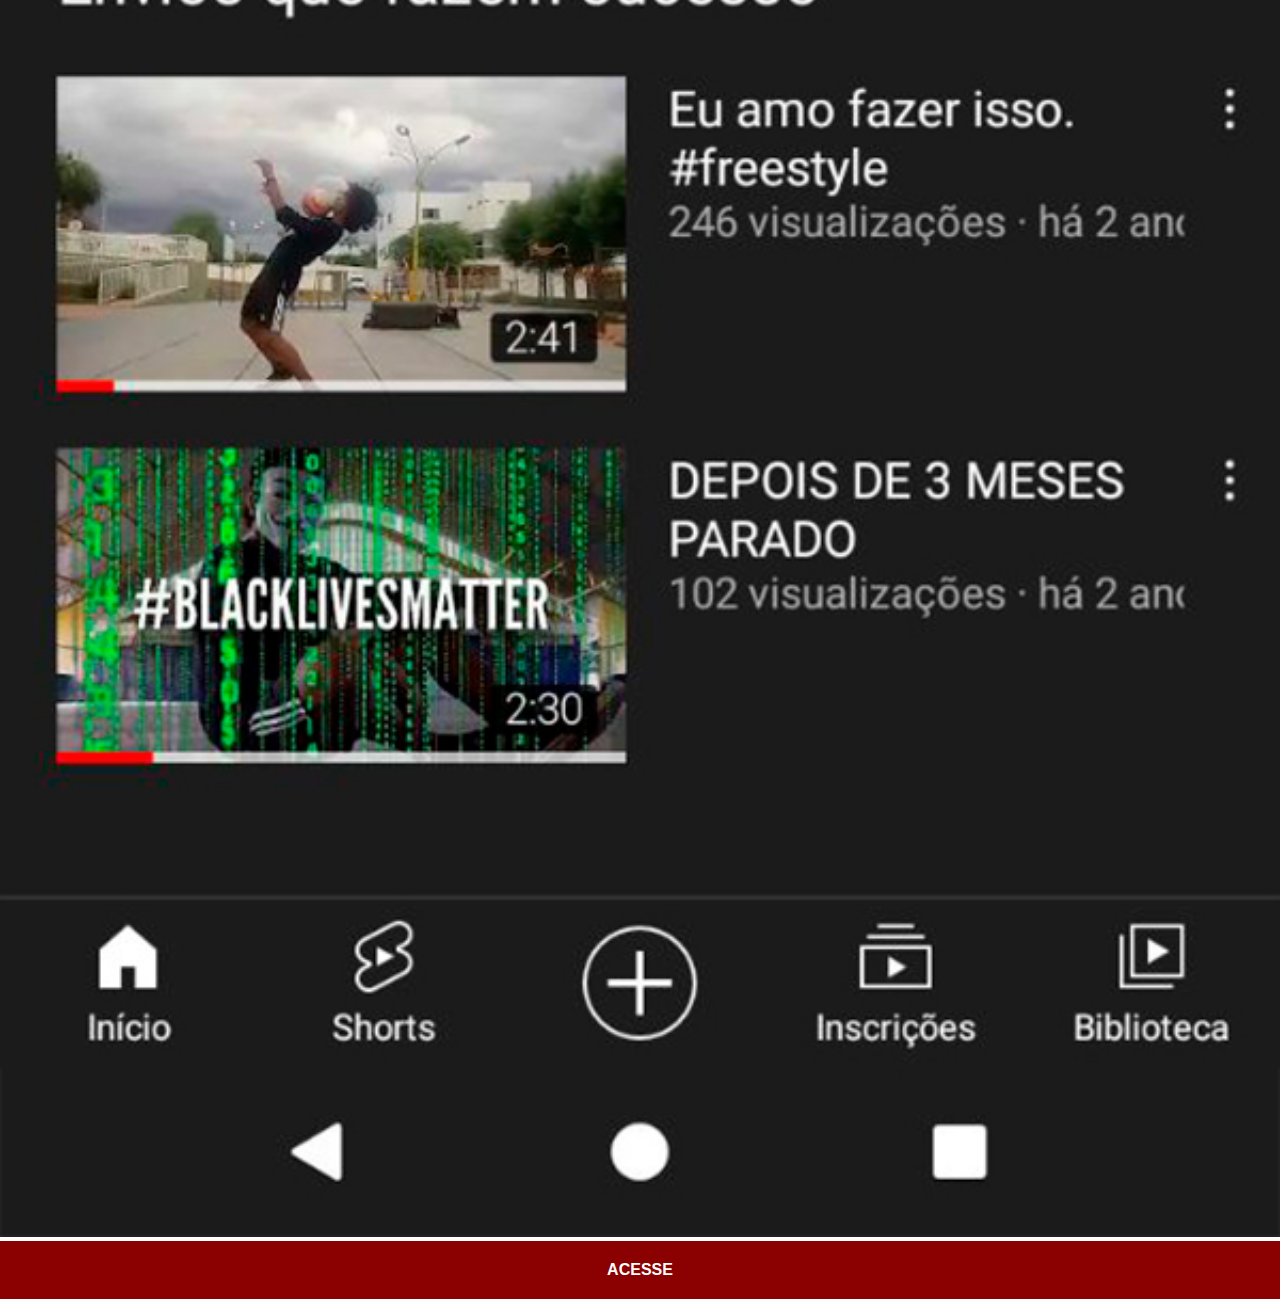
<file: youtube.html>
<!DOCTYPE html>
<html lang="pt-br">

<head>
    <meta charset="UTF-8">
    <meta http-equiv="X-UA-Compatible" content="IE=edge">
    <meta name="viewport" content="width=device-width, initial-scale=1.0">
    <title>Youtube</title>
    <link rel="stylesheet" href="css/social.css">
</head>

<body>
    <img src="images/youtube-tela-caio.jpg" alt="Youtube">
    <a href="https://www.youtube.com/channel/UCoJxQZAYR6MubsiWuRQRFPA" target="_blank">ACESSE</a>
</body>

</html>
</file>
<file: css/style.css>
@charset "UTF-8";

* {
    margin: 0px;
    padding: 0px;
    font-family: Arial, Helvetica, sans-serif;
}

html, body {
    height: 100vh;
    width: 100vw;
    background-color: black;
}

body {
    background: url(../images/fundo-madeira.jpg) no-repeat;
    background-size: cover;
    background-attachment: fixed;     
}

main {
    position: relative;
    height: 100vh;
}

#telefone {
    position: absolute;
    top: 50%;
    left: 50%;
    transform: translate(-50%, -50%);

    height: 627px;
    width: 311px;
    background: url(../images/frame-iphone.png) no-repeat;
}

#tela {
    position: relative;
    top: 80px;
    left: 22px;
    width: 267px;
    height: 471px;
}

#redes-sociais {
    text-align: right;
    display: flex;
    flex-direction: column;
}

#redes-sociais img {
    width: 50px;
    margin: 10px;
    border-radius: 50%;
    box-shadow: 2px 2px 5px rgba(0, 0, 0, 0.400);
    box-sizing: border-box;
}

#redes-sociais img:hover {
    border: 2px solid rgba(255, 255, 255, 0.637);
    transform: translate(-3px, -3px);
    box-shadow: 5px 5px 10px rgba(0, 0, 0, 0.623);
    transition: transform .3s, border .5s;
}
</file>
<file: css/social.css>
@charset "UTF-8";

* {
    margin: 0px;
    padding: 0px;
    font-family: Arial, Helvetica, sans-serif;
}

::-webkit-scrollbar {
    width: 0px;
    height: 0px;
}

img {
    width: 100vw;
}

a {
    display: block;
    background-color: darkred;
    color: white;
    padding: 20px;
    text-align: center;
    font-weight: bolder;
    text-decoration: none;
}

a:hover {
    background-color: red;
}
</file>
